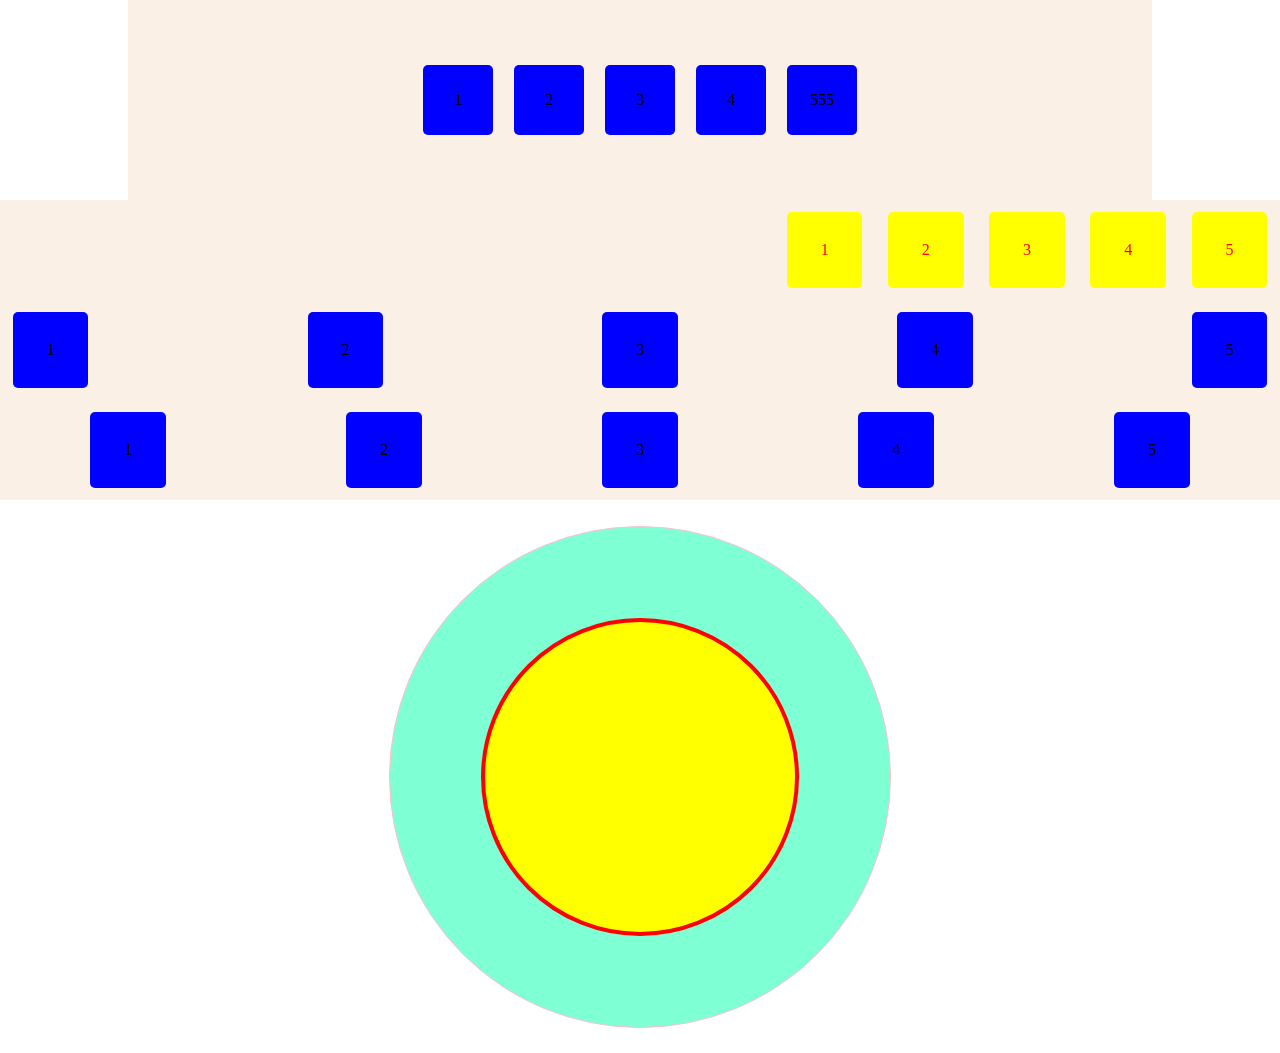
<file: 3 задание/index.html>
<!DOCTYPE html>
<html lang="ru">

<head>
    <meta charset="UTF-8">
    <meta name="viewport" content="width=device-width, initial-scale=1.0">
    <title> Список продуктов </title>
    <link rel="stylesheet" href="style.css">
</head>

<body>

    <div class="container"><!-- контейнер -->
        <div class="item">1</div>
        <div class="item">2</div>
        <div class="item">3</div>
        <div class="item">4</div>
        <div class="item">555</div>

    </div>

    <div class="boxes"><!-- контейнер -->
        <div class="somediv">1</div>
        <div class="somediv">2</div>
        <div class="somediv">3</div>
        <div class="somediv">4</div>
        <div class="somediv">5</div>

    </div>

    <div class="novoe"><!-- контейнер -->
        <div class="item">1</div>
        <div class="item">2</div>
        <div class="item">3</div>
        <div class="item">4</div>
        <div class="item">5</div>

    </div>

    <div class="novoe2"><!-- контейнер -->
        <div class="item">1</div>
        <div class="item">2</div>
        <div class="item">3</div>
        <div class="item">4</div>
        <div class="item">5</div>

    </div>

    <div class="matreshka">
        <div class="esenia">
            <div class="olga">
                <div class="baby">

                </div>
            </div>
        </div>
    </div>

</body>

</html>
</file>
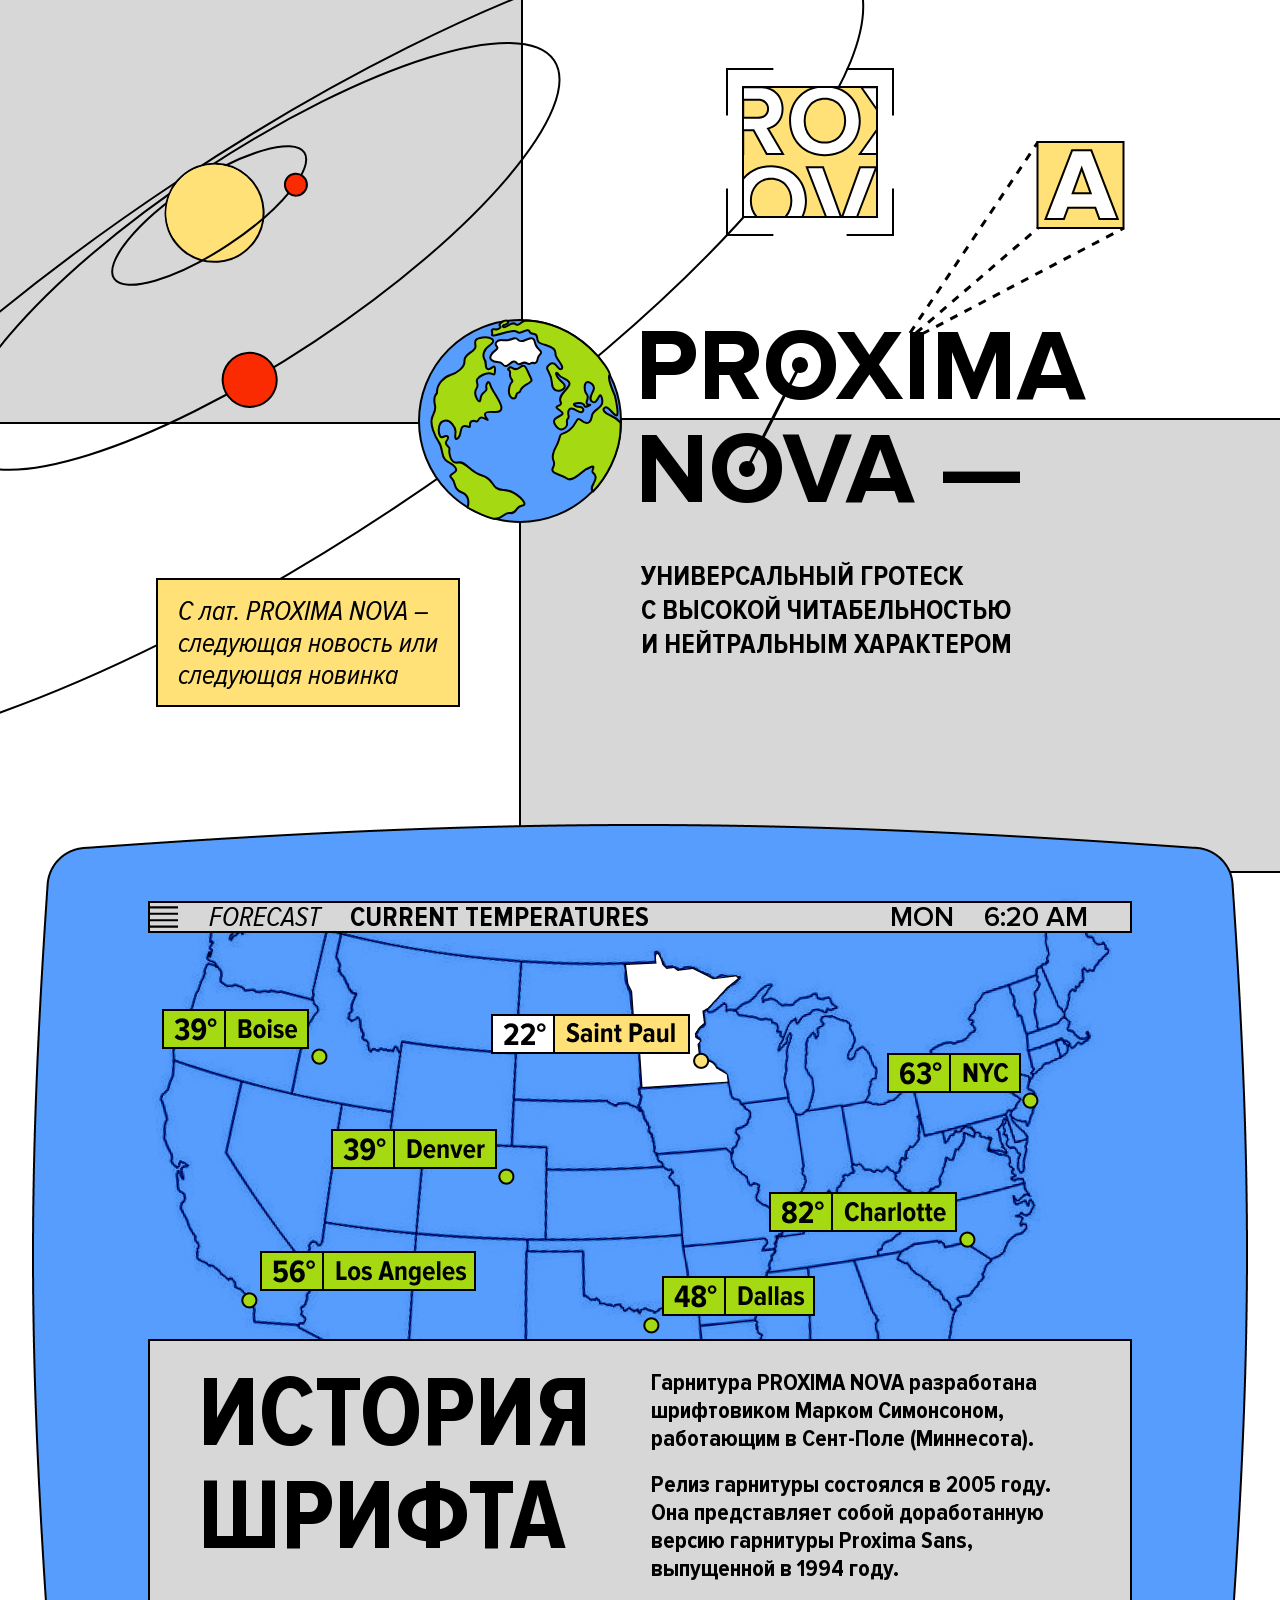
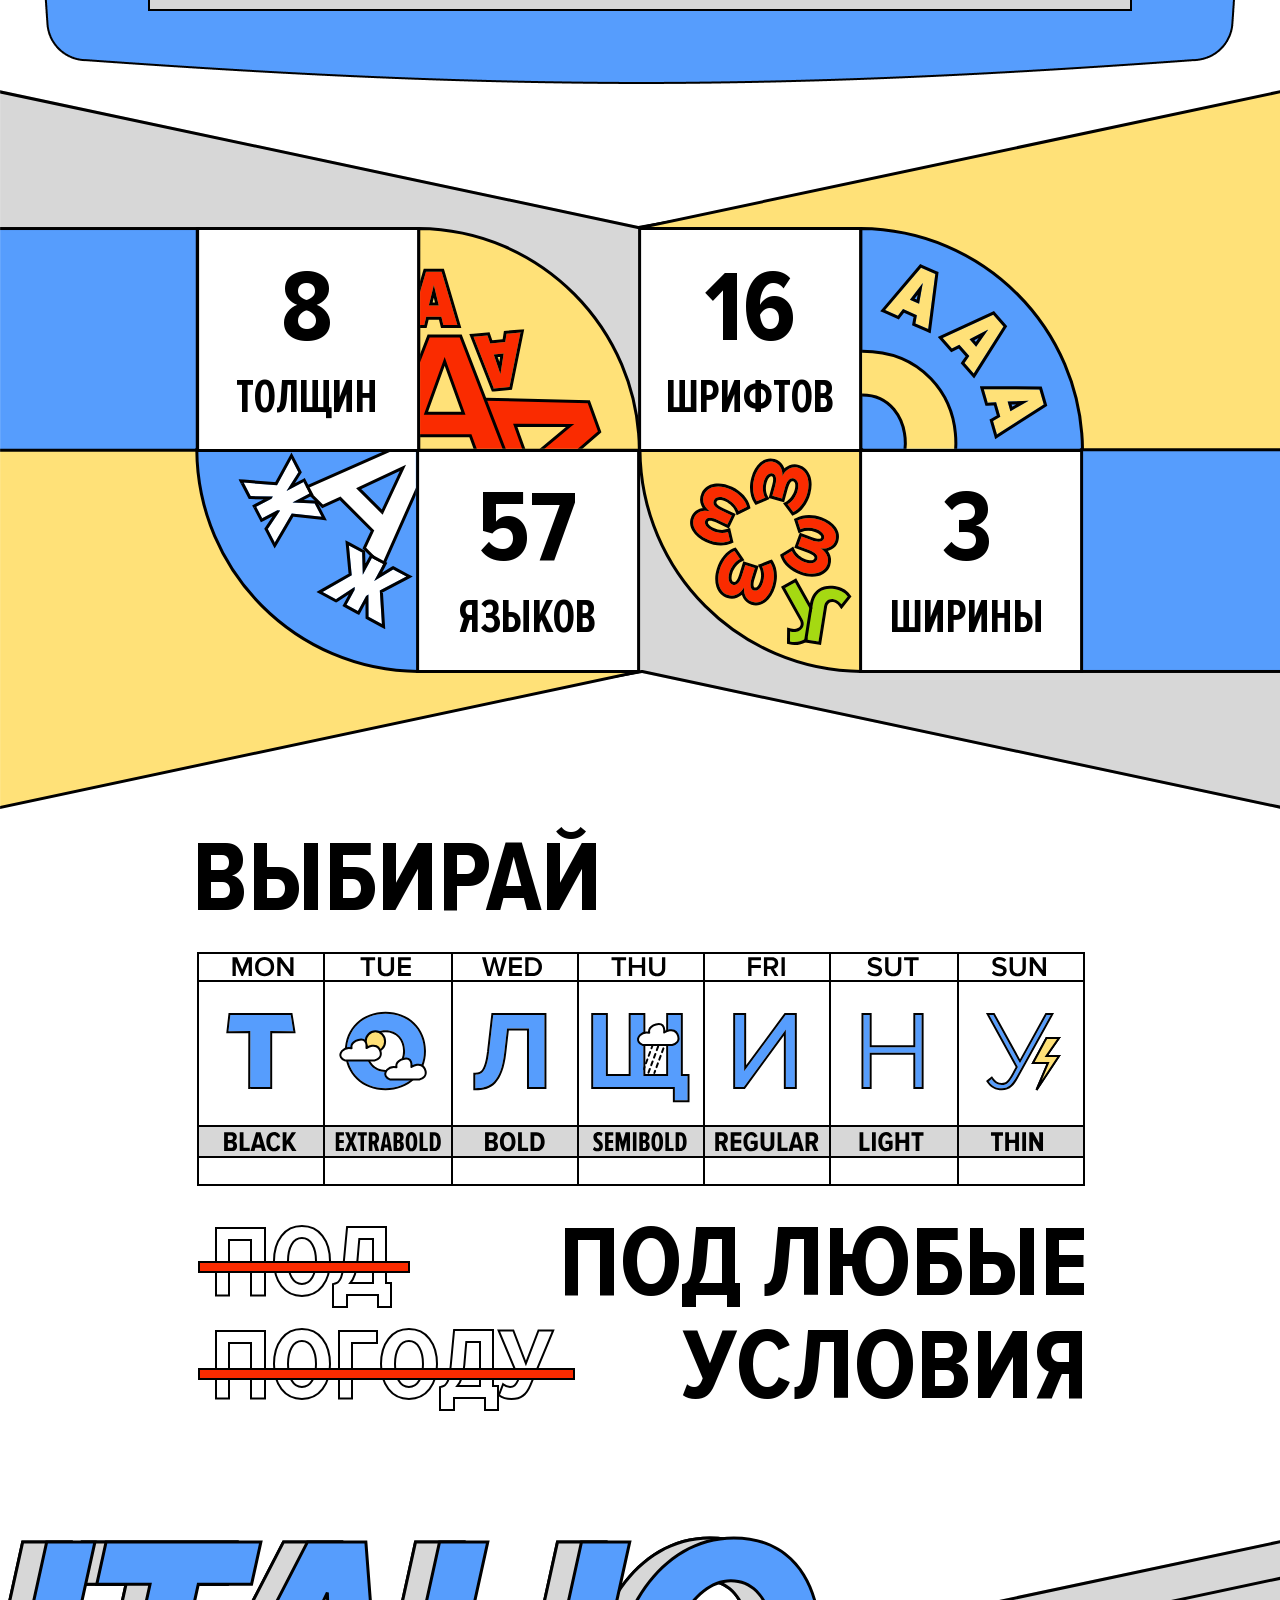
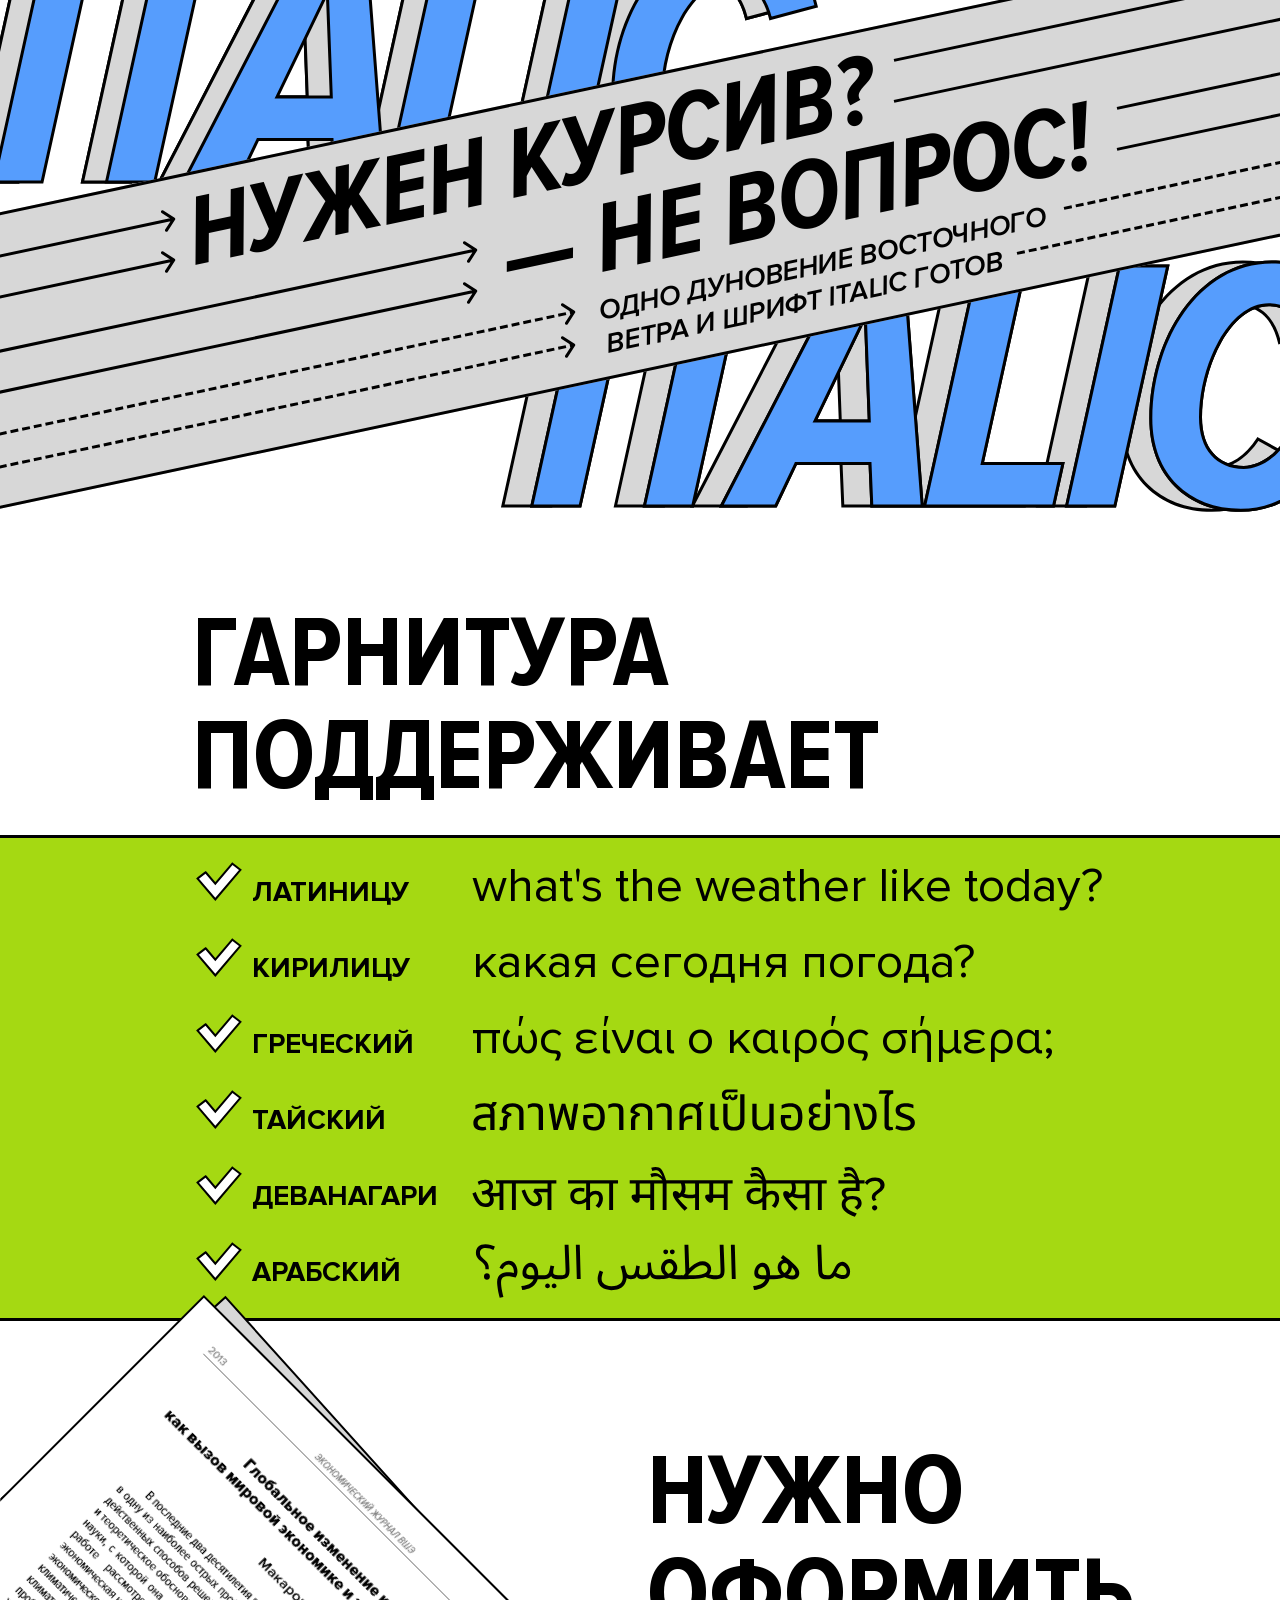
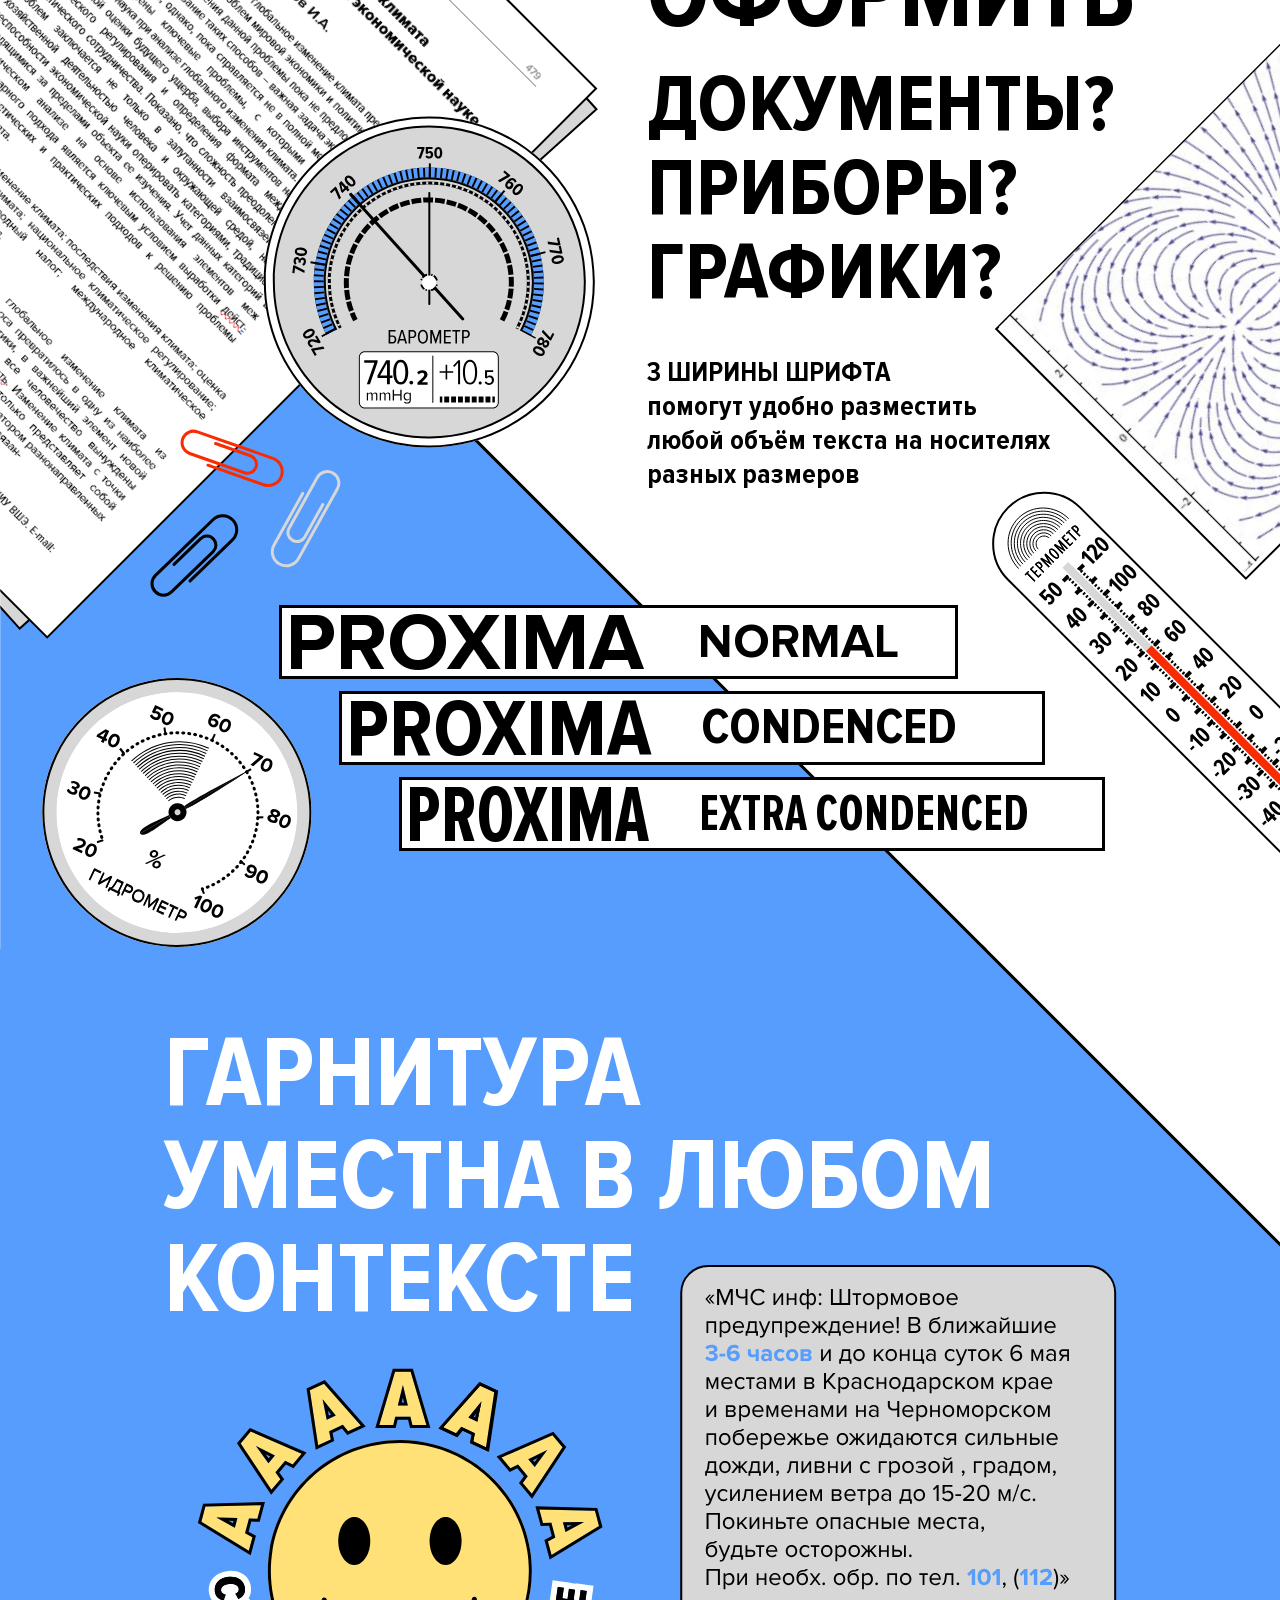
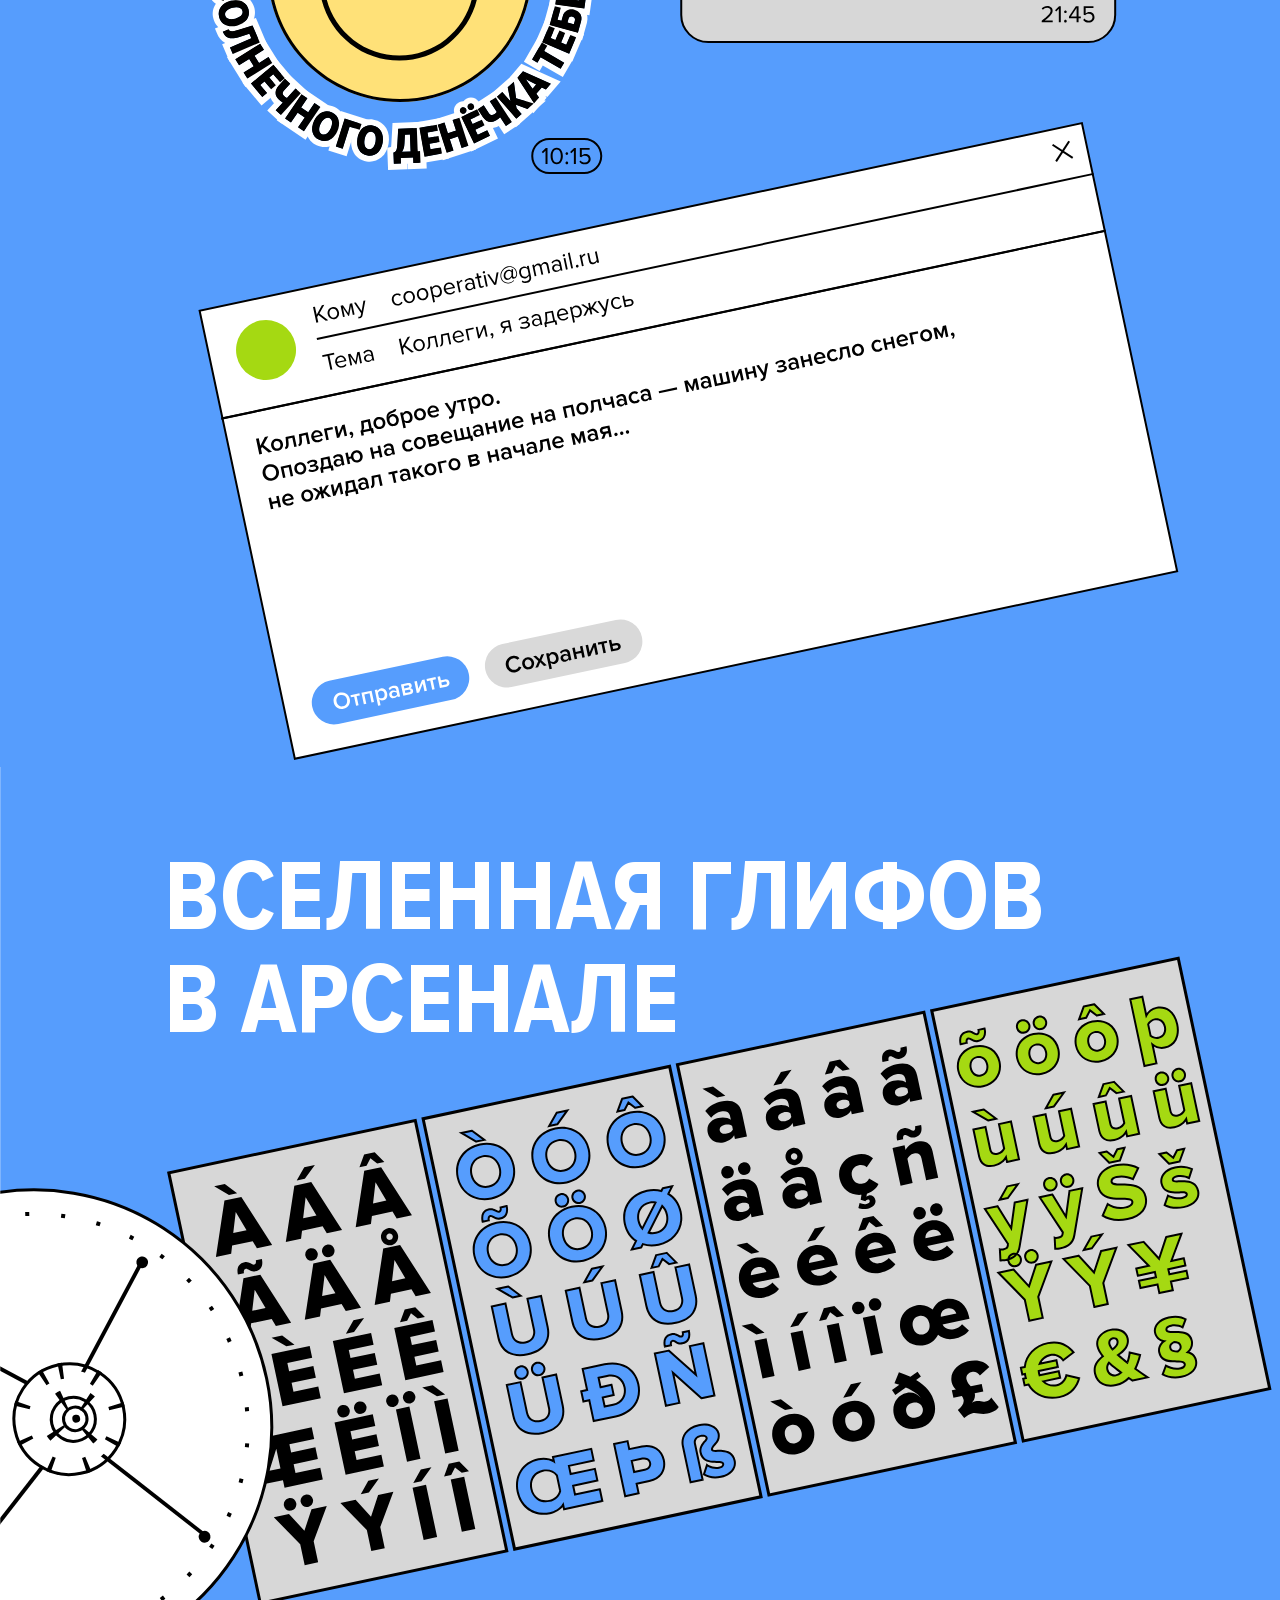
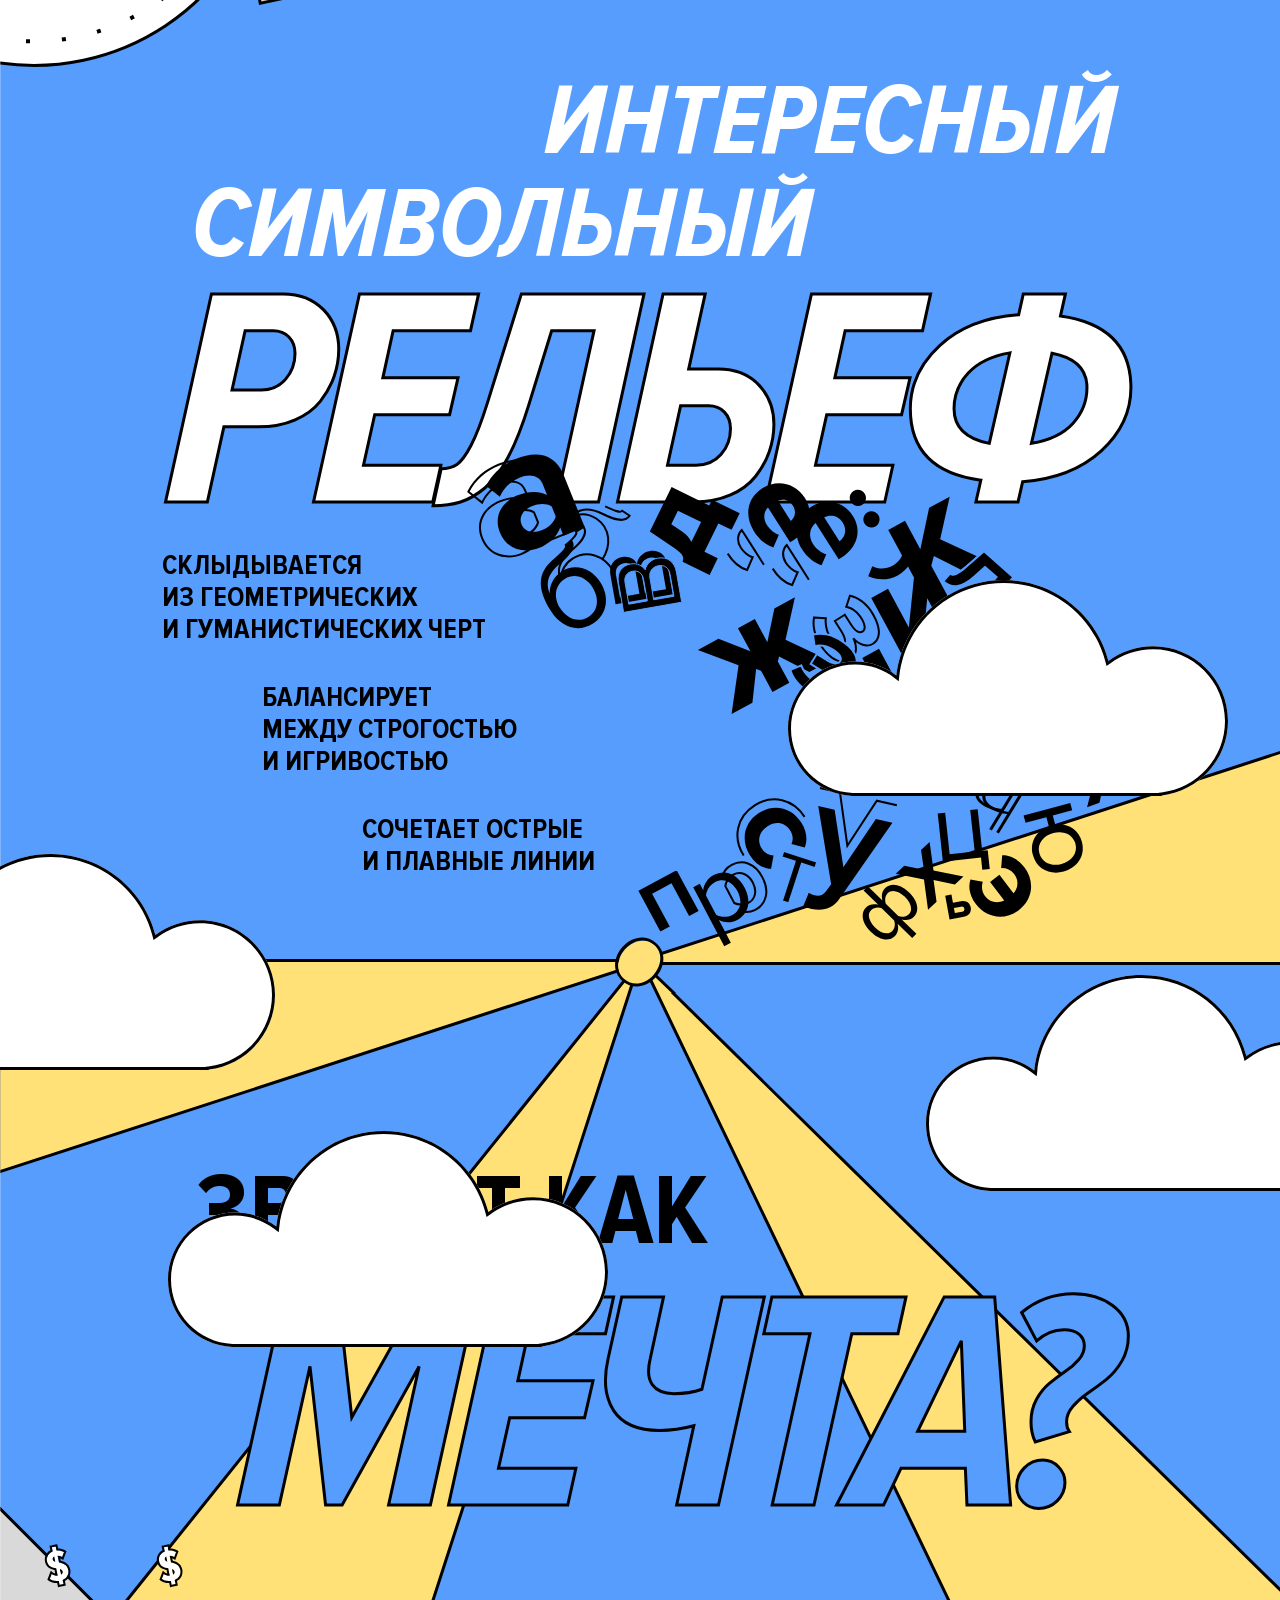
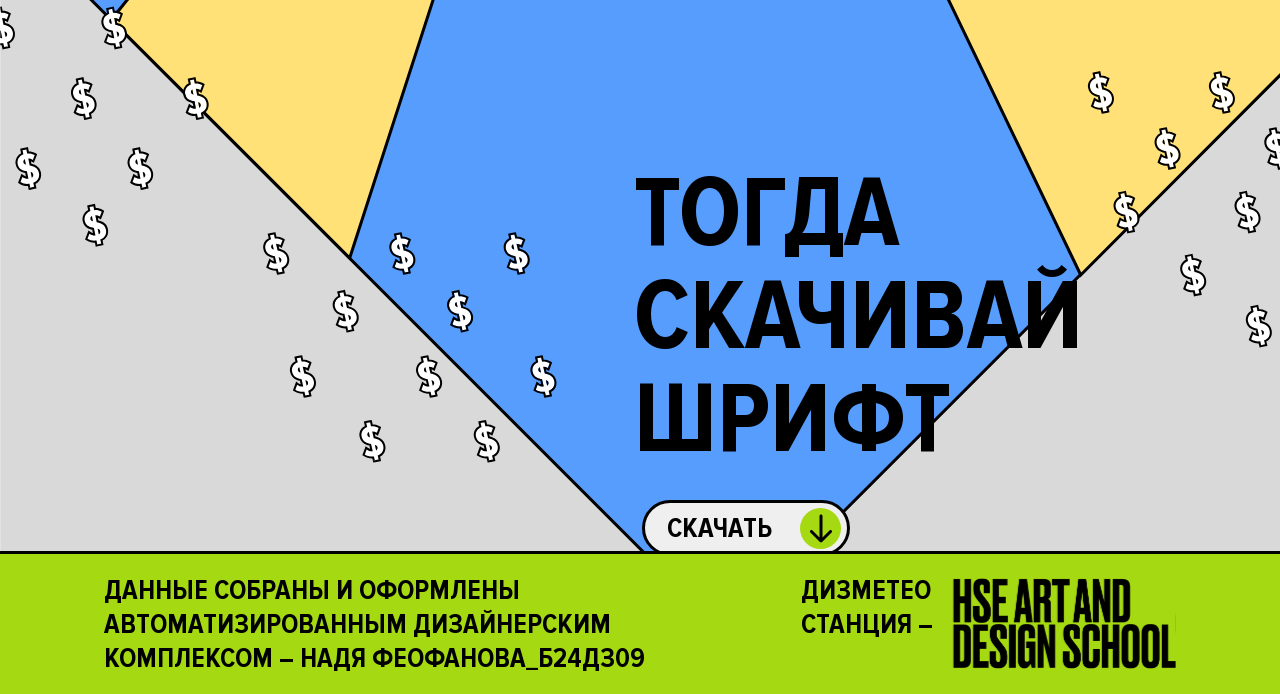
<file: Лендинг Proxima Nova/index.html>
<!DOCTYPE html>
<html lang="ru">

<head>
    <meta charset="UTF-8">
    <meta name="viewport" content="width=device-width, initial-scale=1.0">
    <title>Proxima Nova</title>
    <link rel="stylesheet" href="css/style.css">
</head>

<body>
    <section class="first_screen">
        <div class="block1_scr1">
            <p>С лат. PROXIMA NOVA – <br>
                следующая новость или следующая новинка </p>
        </div>
        <div class="block2_scr1">
            <h1>PROXIMA <br>
                NOVA —</h1>
            <p>Универсальный гротеск <br>
                с высокой читабельностью <br>
                и нейтральным характером</p>
        </div>
    </section>
    <section class="second_screen">
        <div class="block1_scr2">
            <img src="./img/TV_logo.svg" alt="ТV">
            <p class="forecast">FORECAST</p>
            <p class="cur_temp">CURRENT TEMPERATURES</p>
            <p class="day">MON</p>
            <p class="time">6:20 AM</p>
        </div>
        <div class="block2_scr2">
            <h1>История <br>
                Шрифта</h1>
            <!-- <p>Гарнитура PROXIMA NOVA разработана <br>
                шрифтовиком Марком Симонсоном, <br>
                работающим в Сент-Поле (Миннесота). <br><br>
                Релиз гарнитуры состоялся в 2005 году.<br>
                Она представляет собой доработанную <br>
                версию гарнитуры Proxima Sans,<br>
                выпущенной в 1994 году.
            </p> -->
            <div class="sec2_block2_scr2">
                <p class="scr2_p1">Гарнитура PROXIMA NOVA разработана <br>
                    шрифтовиком Марком Симонсоном, <br>
                    работающим в Сент-Поле (Миннесота).</p>
                <p class="scr2_p2">Релиз гарнитуры состоялся в 2005 году.<br>
                    Она представляет собой доработанную <br>
                    версию гарнитуры Proxima Sans,<br>
                    выпущенной в 1994 году.</p>
            </div>

        </div>
    </section>
    <section class="third_screen">
        <div class="blocks_scr3">
            <div class="scr3_text1">
                <h1>8</h1>
                <p>толщин</p>
            </div>
            <div class="scr3_text1">
                <h1>16</h1>
                <p>шрифтов</p>
            </div>
        </div>
        <div class="blocks_scr3">
            <div class="scr3_text2">
                <h1>57</h1>
                <p>языков</p>
            </div>
            <div class="scr3_text2">
                <h1>3</h1>
                <p>ширины</p>
            </div>
        </div>
    </section>
    <section class="forth_screen">
        <div class="block1_scr4">
            <h1>ВЫБИРАЙ</h1>
        </div>
        <div class="img_scr4">
            <img src="./img/forecast_table.svg" alt="ТОЛЩИНУ">
        </div>
        <div class="block2_scr4">
            <div class="under_weather">
                <h1 class="scr4_text1">ПОД<br>
                    ПОГОДУ
                </h1>
                <img src="./img/strikethrough.svg" alt="">
            </div>
            <div>
                <h1 class="scr4_text2">ПОД ЛЮБЫЕ <br>
                    УСЛОВИЯ
                </h1>
            </div>
        </div>
    </section>
    <section class="fifth_screen">
        <div class="blocks_scr5">
            <div class="scr5_text1">
                <h1>НУЖЕН КУРСИВ?</h1>
            </div>
            <div class="scr5_text2">
                <h1>— НЕ ВОПРОС!</h1>
                <p> ОДНО ДУНОВЕНИЕ ВОСТОЧНОГО <br>
                    ВЕТРА И ШРИФТ ITALIC ГОТОВ </p>
            </div>
        </div>
    </section>
    <section class="sixth_screen">
        <div class="block1_scr6">
            <h1>ГАРНИТУРА <br>
                ПОДДЕРЖИВАЕТ</h1>
        </div>
        <div class="block2_scr6">
            <div>
                <img src="./img/6th_scr_background.svg" alt="">
            </div>
            <table class="table_scr6">
                <tbody>
                    <tr class="tr_scr6">
                        <td class="tick"><img src="./img/tick.svg" alt="Eсть"></td>
                        <td class="td1_scr6">ЛАТИНИЦУ</td>
                        <td class="td2_scr6">what's the weather like today?</td>
                    </tr>
                    <tr class="tr_scr6">
                        <td class="tick"><img src="./img/tick.svg" alt="Eсть"></td>
                        <td class="td1_scr6">КИРИЛИЦУ</td>
                        <td class="td2_scr6">какая сегодня погода?</td>
                    </tr>
                    <tr class="tr_scr6">
                        <td class="tick"><img src="./img/tick.svg" alt="Eсть"></td>
                        <td class="td1_scr6">ГРЕЧЕСКИЙ</td>
                        <td class="td2_scr6">πώς είναι ο καιρός σήμερα;</td>
                    </tr>
                    <tr class="tr_scr6">
                        <td class="tick"><img src="./img/tick.svg" alt="Eсть"></td>
                        <td class="td1_scr6">ТАЙСКИЙ</td>
                        <td class="td3_scr6">
                            &#3626;&#3616;&#3634;&#3614;&#3629;&#3634;&#3585;&#3634;&#3624;&#3648;&#3611;&#3655;&#3609;&#3629;&#3618;&#3656;&#3634;&#3591;&#3652;&#3619;
                        </td>
                    </tr>
                    <tr class="tr_scr6">
                        <td class="tick"><img src="./img/tick.svg" alt="Eсть"></td>
                        <td class="td1_scr6">Деванагари</td>
                        <td class="td3_scr6">
                            &#2310;&#2332;&#32;&#2325;&#2366;&#32;&#2350;&#2380;&#2360;&#2350;&#32;&#2325;&#2376;&#2360;&#2366;&#32;&#2361;&#2376;&quest;
                        </td>
                    </tr>
                    <tr class="tr_scr6">
                        <td class="tick"><img src="./img/tick.svg" alt="Eсть"></td>
                        <td class="td1_scr6">Арабский</td>
                        <td class="td3_scr6">
                            &#1605;&#1575;&#32;&#1607;&#1608;&#32;&#1575;&#1604;&#1591;&#1602;&#1587;&#32;&#1575;&#1604;&#1610;&#1608;&#1605;&#1567;
                        </td>
                    </tr>

                    <!-- <tr class="tr_scr6">
                        <td class="tick"><img src="./img/tick.svg" alt="Eсть"></td>
                        <td class="td1_scr6">ТАЙСКИЙ</td>
                        <td class="img_scr6"> <img src="./img/สภาพอากาศเป็นอย่างไร.svg" alt=""></td>
                    </tr>
                    <tr class="tr_scr6">
                        <td class="tick"><img src="./img/tick.svg" alt="Eсть"></td>
                        <td class="td1_scr6">Деванагари</td>
                        <td class="img2_scr6"> <img src="./img/आज का मौसम कैसा है_.svg" alt=""></td>
                    </tr>
                    <tr class="tr2_scr6">
                        <td class="tick"><img src="./img/tick.svg" alt="Eсть"></td>
                        <td class="td1_scr6">Арабский</td>
                        <td class="img3_scr6"> <img src="./img/ما هو الطقس اليوم؟.svg" alt=""></td>
                    </tr> -->
                </tbody>
            </table>
            <div class="foreign">
                <img src="./img/Group 278.svg" alt="">
            </div>
        </div>
    </section>
    <section class="seventh_screen">
        <div class="block1_scr7">
            <h1>НУЖНО <br>
                ОФОРМИТЬ</h1>
            <h2>
                ДОКУМЕНТЫ? <br>
                ПРИБОРЫ? <br>
                ГРАФИКИ?
            </h2>
            <p>3 ШИРИНЫ ШРИФТА <br>
                помогут удобно разместить <br>
                любой объём текста на носителях <br>
                разных размеров</p>
        </div>
        <div class="block2_scr7">
            <div class="text1_scr7">
                <h1>PROXIMA</h1>
                <p>NORMAL</p>
            </div>
            <div class="text2_scr7">
                <h1>PROXIMA</h1>
                <p>CONDENCED</p>
            </div>
            <div class="text3_scr7">
                <h1>PROXIMA</h1>
                <p>EXTRA CONDENCED</p>
            </div>
        </div>
    </section>
    <section class="eight_screen">
        <h1>ГАРНИТУРА <br>
            УМЕСТНА В ЛЮБОМ <br>
            КОНТЕКСТЕ</h1>
    </section>
    <section class="nineth_screen">
        <h1>ВСЕЛЕННАЯ ГЛИФОВ <br>
            В АРСЕНАЛЕ</h1>
    </section>
    <section class="tenth_screen">
        <div class="block1_scr10">
            <h1>ИНТЕРЕСНЫЙ</h1>
            <h2>СИМВОЛЬНЫЙ</h2>
            <h3>РЕЛЬЕФ</h3>
        </div>
        <div class="block2_scr10">
            <h1>Склыдывается <br>
                из геометрических <br>
                и гуманистических черт
            </h1>
            <h2>БАЛАНСИРУЕТ <br>
                МЕЖДУ СТРОГОСТЬЮ <br>
                И ИГРИВОСТЬЮ</h2>
            <h3>сочетает острые <br>
                и плавные линии</h3>
        </div>
        <div class="img_scr10">
            <img src="./img/Group 283.svg" alt="">
        </div>
    </section>
    <section class="eleventh_screen">
        <div class="block1_scr11">
            <h1>ЗВУЧИТ КАК</h1>
            <h2>МЕЧТА?</h2>
        </div>

        <div class="img_scr11">
            <img src="./img/clouds.svg" alt="">
        </div>

        <div class="block2_scr11">
            <h1>ТОГДА<br>
                СКАЧИВАЙ<br>
                ШРИФТ
            </h1>
            <a class="link" target="_blank" href="https://www.marksimonson.com/fonts/view/proxima-nova"><button>
                    <p>скачать</p> <img src="./img/download.svg" alt="">
                </button></a>
        </div>
    </section>
    <footer class="footer">
        <h1>Данные собраны и оформлены <br>
            Автоматизированным дизайнерским <br>
            комплексом – Надя Феофанова_Б24ДЗ09 </h1>
        <p>ДИЗМЕТЕО <br>
            станция –</p>
        <img src="./img/HSE_logo.svg" alt="HSE ART AND DESIGN SCHOOL">
    </footer>
</body>

</html>
</file>
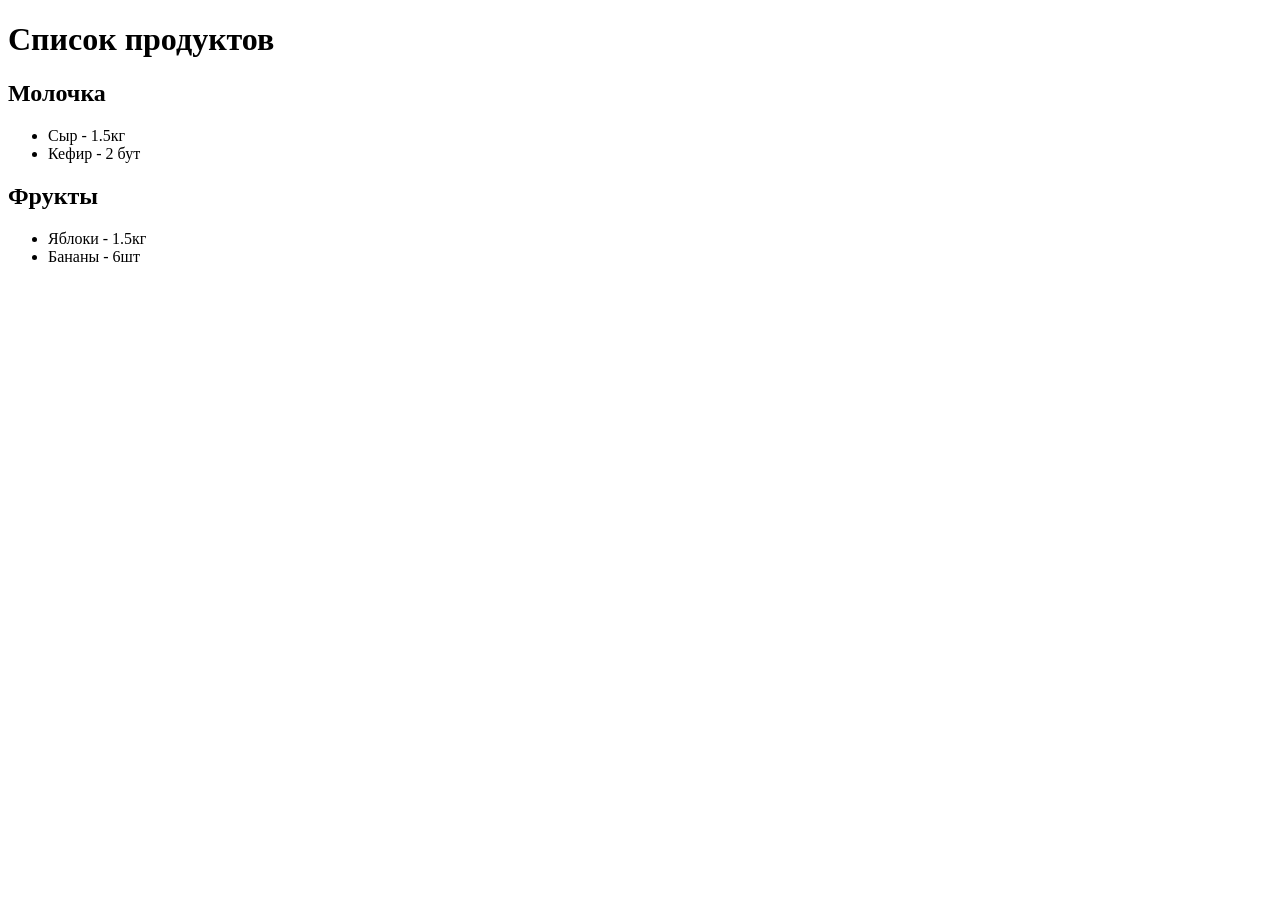
<file: Список продутов/index.html>
<!DOCTYPE html>
<html lang="ru">

<head>
    <meta charset="UTF-8">
    <meta name="viewport" content="width=device-width, initial-scale=1.0">
    <title> Список продуктов </title>
</head>

<body>
    <h1>Список продуктов</h1>
    <h2>Молочка</h2>
    <ul>
        <li>Cыр - 1.5кг</li>
        <li>Кефир - 2 бут</li>
    </ul>
    <h2>Фрукты</h2>
    <ul>
        <li>Яблоки - 1.5кг</li>
        <li>Бананы - 6шт</li>
    </ul>

</body>

</html>
</file>
<file: 3 задание/style.css>
@import "reset.css";
@import "content.css";
</file>
<file: Лендинг Proxima Nova/css/style.css>
@import "reset.css";
@import "content.css";
@import "fonts.css";
@import "";
</file>
